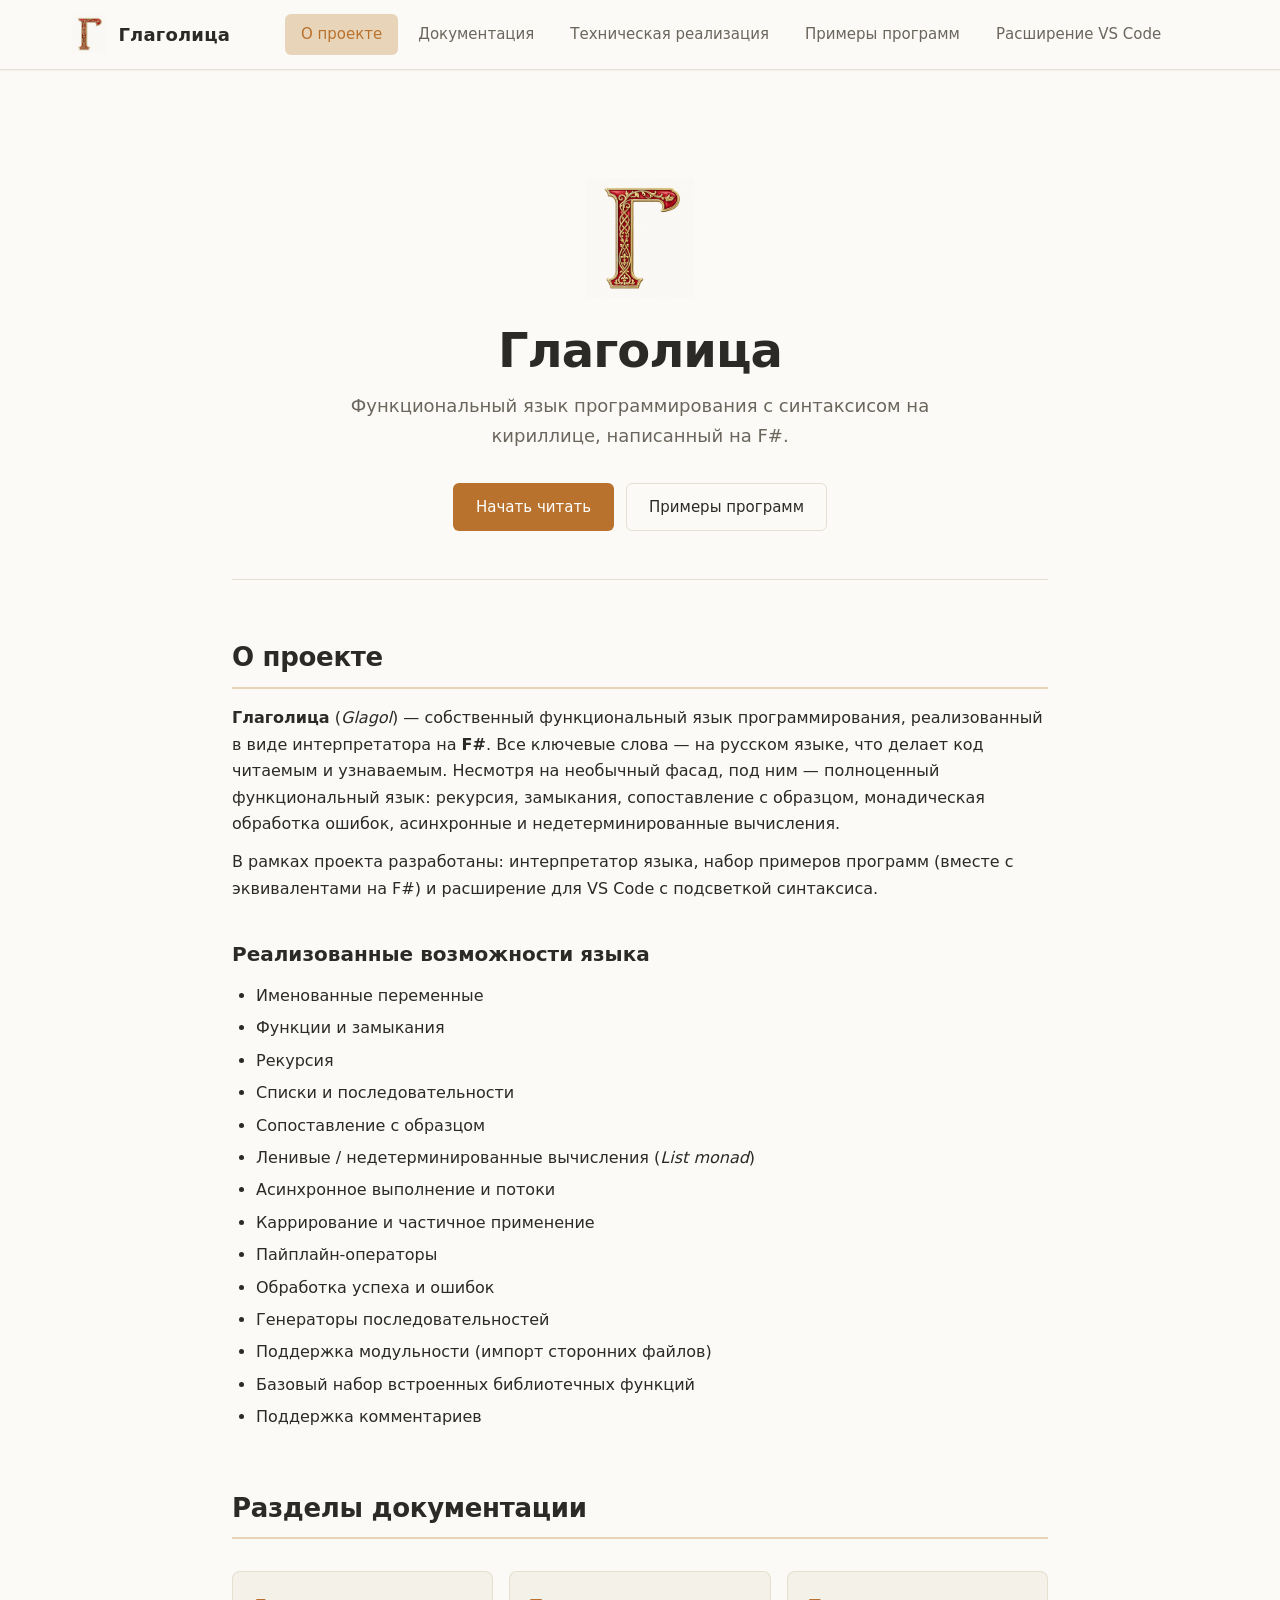
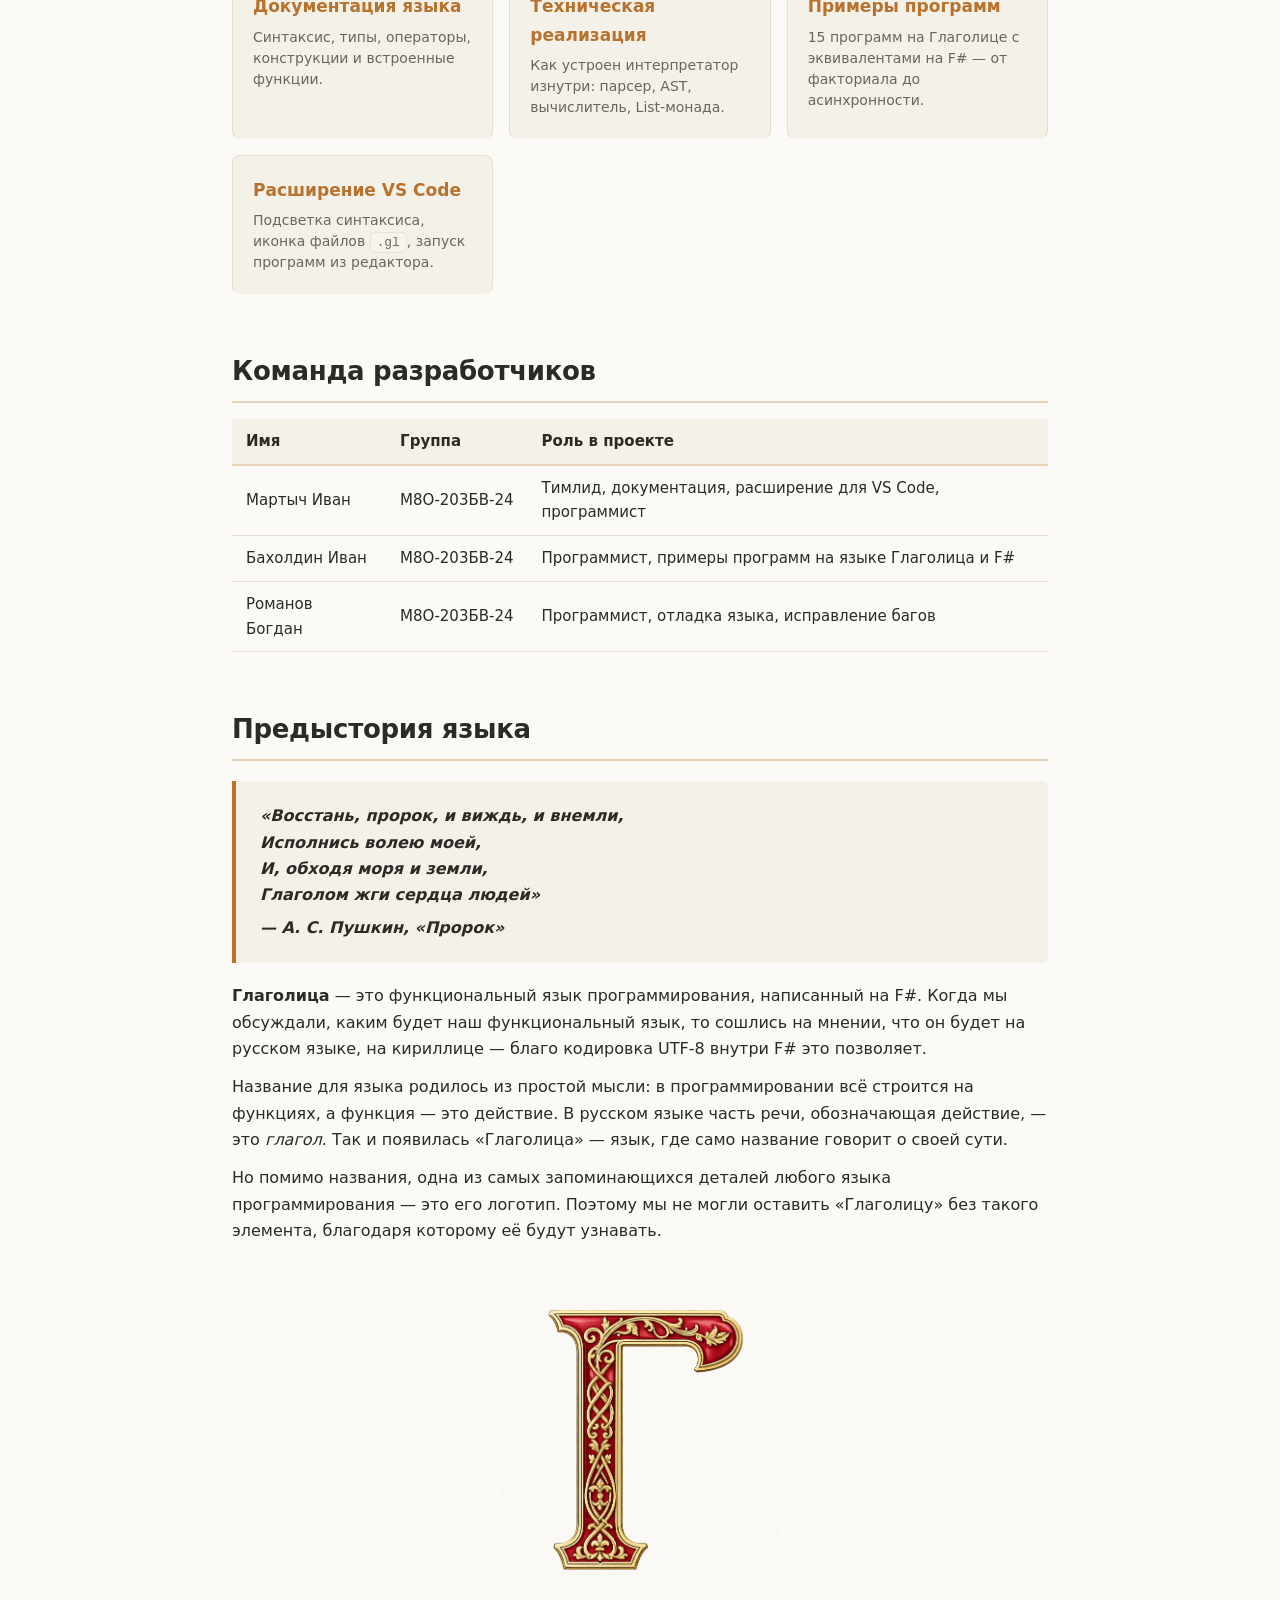
<file: index.html>
<!DOCTYPE html>
<html lang="ru">
<head>
    <meta charset="UTF-8">
    <meta name="viewport" content="width=device-width, initial-scale=1.0">
    <title>Глаголица — функциональный язык программирования</title>
    <link rel="icon" type="image/png" href="assets/logo.png">
    <link rel="stylesheet" href="assets/style.css">
</head>
<body>

<header class="site-header">
    <div class="site-header-inner">
        <a href="index.html" class="logo-link">
            <img src="assets/logo.png" alt="Логотип Глаголицы">
            <span>Глаголица</span>
        </a>
        <nav class="site-nav">
            <a href="index.html" class="active">О проекте</a>
            <a href="documentation.html">Документация</a>
            <a href="implementation.html">Техническая реализация</a>
            <a href="examples.html">Примеры программ</a>
            <a href="vscode.html">Расширение VS Code</a>
        </nav>
    </div>
</header>

<main class="content">

    <section class="hero">
        <img src="assets/logo.png" alt="Логотип Глаголицы">
        <h1>Глаголица</h1>
        <p class="lead">
            Функциональный язык программирования с синтаксисом на кириллице,
            написанный на F#.
        </p>
        <div class="hero-cta">
            <a href="documentation.html" class="btn btn-primary">Начать читать</a>
            <a href="examples.html" class="btn btn-secondary">Примеры программ</a>
        </div>
    </section>

    <h2>О проекте</h2>

    <p>
        <strong>Глаголица</strong> (<em>Glagol</em>) — собственный функциональный язык программирования,
        реализованный в виде интерпретатора на <strong>F#</strong>. Все ключевые слова — на русском языке,
        что делает код читаемым и узнаваемым. Несмотря на необычный фасад, под ним —
        полноценный функциональный язык: рекурсия, замыкания, сопоставление с образцом,
        монадическая обработка ошибок, асинхронные и недетерминированные вычисления.
    </p>

    <p>
        В рамках проекта разработаны: интерпретатор языка, набор примеров программ
        (вместе с эквивалентами на F#) и расширение для VS Code с подсветкой синтаксиса.
    </p>

    <h3>Реализованные возможности языка</h3>

    <ul>
        <li>Именованные переменные</li>
        <li>Функции и замыкания</li>
        <li>Рекурсия</li>
        <li>Списки и последовательности</li>
        <li>Сопоставление с образцом</li>
        <li>Ленивые / недетерминированные вычисления (<em>List monad</em>)</li>
        <li>Асинхронное выполнение и потоки</li>
        <li>Каррирование и частичное применение</li>
        <li>Пайплайн-операторы</li>
        <li>Обработка успеха и ошибок</li>
        <li>Генераторы последовательностей</li>
        <li>Поддержка модульности (импорт сторонних файлов)</li>
        <li>Базовый набор встроенных библиотечных функций</li>
        <li>Поддержка комментариев</li>
    </ul>

    <h2>Разделы документации</h2>

    <div class="cards">
        <a href="documentation.html" class="card">
            <h3>Документация языка</h3>
            <p>Синтаксис, типы, операторы, конструкции и встроенные функции.</p>
        </a>
        <a href="implementation.html" class="card">
            <h3>Техническая реализация</h3>
            <p>Как устроен интерпретатор изнутри: парсер, AST, вычислитель, List-монада.</p>
        </a>
        <a href="examples.html" class="card">
            <h3>Примеры программ</h3>
            <p>15 программ на Глаголице с эквивалентами на F# — от факториала до асинхронности.</p>
        </a>
        <a href="vscode.html" class="card">
            <h3>Расширение VS Code</h3>
            <p>Подсветка синтаксиса, иконка файлов <code>.gl</code>, запуск программ из редактора.</p>
        </a>
    </div>

    <h2>Команда разработчиков</h2>

    <table>
        <thead>
            <tr>
                <th>Имя</th>
                <th>Группа</th>
                <th>Роль в проекте</th>
            </tr>
        </thead>
        <tbody>
            <tr>
                <td>Мартыч Иван</td>
                <td>М8О-203БВ-24</td>
                <td>Тимлид, документация, расширение для VS Code, программист</td>
            </tr>
            <tr>
                <td>Бахолдин Иван</td>
                <td>М8О-203БВ-24</td>
                <td>Программист, примеры программ на языке Глаголица и F#</td>
            </tr>
            <tr>
                <td>Романов Богдан</td>
                <td>М8О-203БВ-24</td>
                <td>Программист, отладка языка, исправление багов</td>
            </tr>
        </tbody>
    </table>

    <h2>Предыстория языка</h2>

    <blockquote>
        <p>
            <strong>«Восстань, пророк, и виждь, и внемли,<br>
            Исполнись волею моей,<br>
            И, обходя моря и земли,<br>
            Глаголом жги сердца людей»</strong>
        </p>
        <p><strong>— А. С. Пушкин, «Пророк»</strong></p>
    </blockquote>

    <p>
        <strong>Глаголица</strong> — это функциональный язык программирования, написанный на F#.
        Когда мы обсуждали, каким будет наш функциональный язык, то сошлись на мнении,
        что он будет на русском языке, на кириллице — благо кодировка UTF-8 внутри F# это позволяет.
    </p>

    <p>
        Название для языка родилось из простой мысли: в программировании всё строится на функциях,
        а функция — это действие. В русском языке часть речи, обозначающая действие, — это <em>глагол</em>.
        Так и появилась «Глаголица» — язык, где само название говорит о своей сути.
    </p>

    <p>
        Но помимо названия, одна из самых запоминающихся деталей любого языка программирования —
        это его логотип. Поэтому мы не могли оставить «Глаголицу» без такого элемента,
        благодаря которому её будут узнавать.
    </p>

    <p style="text-align: center; margin: 40px 0;">
        <img src="assets/logo.png" alt="Логотип Глаголицы" style="width: 280px; max-width: 100%;">
    </p>

</main>

</body>
</html>
</file>
<file: assets/style.css>
/* === Палитра === */
:root {
    --bg: #fbfaf6;
    --bg-soft: #f4f1e8;
    --text: #2c2a26;
    --text-muted: #6b665d;
    --accent: #b8722e;
    --accent-soft: #e8d4b8;
    --border: #e5dfd0;
    --code-bg: #f7f4ec;
    --code-border: #ebe4d2;
    --shadow: 0 1px 2px rgba(0, 0, 0, 0.04);
}

/* === База === */
* {
    box-sizing: border-box;
}

html {
    scroll-behavior: smooth;
}

body {
    margin: 0;
    font-family: -apple-system, BlinkMacSystemFont, "Segoe UI", "Inter", system-ui, sans-serif;
    font-size: 16px;
    line-height: 1.65;
    color: var(--text);
    background: var(--bg);
    -webkit-font-smoothing: antialiased;
    -moz-osx-font-smoothing: grayscale;
}

/* === Шапка === */
.site-header {
    background: var(--bg);
    border-bottom: 1px solid var(--border);
    box-shadow: var(--shadow);
    position: sticky;
    top: 0;
    z-index: 10;
    backdrop-filter: blur(8px);
    background-color: rgba(251, 250, 246, 0.92);
}

.site-header-inner {
    max-width: 1200px;
    margin: 0 auto;
    padding: 14px 32px;
    display: flex;
    align-items: center;
    gap: 24px;
}

.logo-link {
    display: flex;
    align-items: center;
    gap: 12px;
    text-decoration: none;
    color: var(--text);
    font-weight: 600;
    font-size: 18px;
    flex-shrink: 0;
}

.logo-link img {
    height: 38px;
    width: auto;
}

.logo-link span {
    letter-spacing: 0.2px;
}

.site-nav {
    flex: 1;
    display: flex;
    justify-content: center;
    gap: 4px;
    flex-wrap: wrap;
}

.site-nav a {
    text-decoration: none;
    color: var(--text-muted);
    padding: 8px 16px;
    border-radius: 6px;
    font-size: 15px;
    font-weight: 500;
    transition: all 0.15s ease;
}

.site-nav a:hover {
    color: var(--text);
    background: var(--bg-soft);
}

.site-nav a.active {
    color: var(--accent);
    background: var(--accent-soft);
}

/* === Контент === */
.content {
    max-width: 880px;
    margin: 0 auto;
    padding: 48px 32px 80px;
}

.content h1 {
    font-size: 38px;
    font-weight: 700;
    margin: 0 0 8px 0;
    letter-spacing: -0.5px;
    line-height: 1.2;
}

.content h1 + .lead {
    color: var(--text-muted);
    font-size: 18px;
    margin: 0 0 32px 0;
    font-weight: 400;
}

.content h2 {
    font-size: 26px;
    font-weight: 600;
    margin: 56px 0 16px;
    padding-bottom: 8px;
    border-bottom: 2px solid var(--accent-soft);
    letter-spacing: -0.3px;
}

.content h3 {
    font-size: 20px;
    font-weight: 600;
    margin: 36px 0 12px;
    color: var(--text);
}

.content h4 {
    font-size: 17px;
    font-weight: 600;
    margin: 24px 0 8px;
    color: var(--text);
}

.content p {
    margin: 12px 0;
}

.content ul, .content ol {
    padding-left: 24px;
    margin: 12px 0;
}

.content li {
    margin: 6px 0;
}

.content a:not(.btn) {
    color: var(--accent);
    text-decoration: none;
    border-bottom: 1px solid transparent;
    transition: border-color 0.15s ease;
}

.content a:not(.btn):hover {
    border-bottom-color: var(--accent);
}

.content blockquote {
    margin: 20px 0;
    padding: 16px 24px;
    border-left: 4px solid var(--accent);
    background: var(--bg-soft);
    border-radius: 0 6px 6px 0;
    color: var(--text);
    font-style: italic;
}

.content blockquote p {
    margin: 6px 0;
}

/* === Inline-код === */
.content code {
    font-family: "JetBrains Mono", "Fira Code", "SF Mono", Menlo, Consolas, monospace;
    font-size: 0.92em;
    background: var(--code-bg);
    border: 1px solid var(--code-border);
    border-radius: 4px;
    padding: 2px 6px;
}

/* === Блоки кода === */
.content pre {
    background: var(--code-bg);
    border: 1px solid var(--code-border);
    border-radius: 8px;
    padding: 16px 20px;
    overflow-x: auto;
    font-size: 14px;
    line-height: 1.55;
    margin: 16px 0;
}

.content pre code {
    background: none;
    border: none;
    padding: 0;
    font-size: 14px;
}

/* === Таблицы === */
.content table {
    border-collapse: collapse;
    width: 100%;
    margin: 16px 0;
    font-size: 15px;
}

.content th,
.content td {
    text-align: left;
    padding: 10px 14px;
    border-bottom: 1px solid var(--border);
}

.content th {
    background: var(--bg-soft);
    font-weight: 600;
    border-bottom: 2px solid var(--accent-soft);
}

.content tr:hover td {
    background: var(--bg-soft);
}

/* === Hero (главная страница) === */
.hero {
    display: flex;
    flex-direction: column;
    align-items: center;
    text-align: center;
    padding: 60px 0 48px;
    border-bottom: 1px solid var(--border);
    margin-bottom: 32px;
}

.hero img {
    height: 120px;
    width: auto;
    margin-bottom: 24px;
}

.hero h1 {
    font-size: 48px;
    margin: 0 0 12px;
    letter-spacing: -1px;
}

.hero .lead {
    font-size: 19px;
    color: var(--text-muted);
    margin: 0 auto 32px;
    max-width: 680px;
}

.hero-cta {
    display: inline-flex;
    gap: 12px;
    flex-wrap: wrap;
    justify-content: center;
}

.btn {
    display: inline-flex;
    align-items: center;
    justify-content: center;
    padding: 11px 22px;
    border-radius: 6px;
    font-size: 15px;
    font-weight: 500;
    text-decoration: none;
    transition: all 0.15s ease;
    border: 1px solid transparent;
}

.btn-primary {
    background: var(--accent);
    color: white;
}

.btn-primary:hover {
    background: #9e6128;
    border-bottom-color: transparent !important;
}

.btn-secondary {
    background: transparent;
    color: var(--text);
    border-color: var(--border);
}

.btn-secondary:hover {
    background: var(--bg-soft);
    border-color: var(--accent-soft);
    border-bottom-color: var(--accent-soft) !important;
}

/* === Карточки разделов на главной === */
.cards {
    display: grid;
    grid-template-columns: repeat(auto-fit, minmax(240px, 1fr));
    gap: 16px;
    margin: 32px 0;
}

.card {
    display: block;
    padding: 20px;
    background: var(--bg-soft);
    border: 1px solid var(--border);
    border-radius: 8px;
    text-decoration: none;
    color: var(--text);
    transition: all 0.15s ease;
}

.card:hover {
    border-color: var(--accent);
    transform: translateY(-2px);
    box-shadow: 0 4px 12px rgba(184, 114, 46, 0.12);
    border-bottom-color: var(--accent) !important;
}

.card h3 {
    margin: 0 0 6px 0;
    font-size: 17px;
    color: var(--accent);
}

.card p {
    margin: 0;
    font-size: 14px;
    color: var(--text-muted);
    line-height: 1.5;
}

/* === Подсветка highlight.js (поверх atom-one-light) === */
.hljs {
    background: var(--code-bg) !important;
    color: var(--text) !important;
}

/* === Адаптив === */
@media (max-width: 720px) {
    .site-header-inner {
        padding: 12px 16px;
        flex-direction: column;
        gap: 12px;
    }

    .site-nav {
        width: 100%;
        justify-content: center;
    }

    .site-nav a {
        padding: 6px 12px;
        font-size: 14px;
    }

    .content {
        padding: 24px 16px 60px;
    }

    .content h1 { font-size: 30px; }
    .content h2 { font-size: 22px; }
    .hero h1 { font-size: 34px; }
    .hero img { height: 90px; }

    .content table {
        display: block;
        overflow-x: auto;
    }
}
</file>
